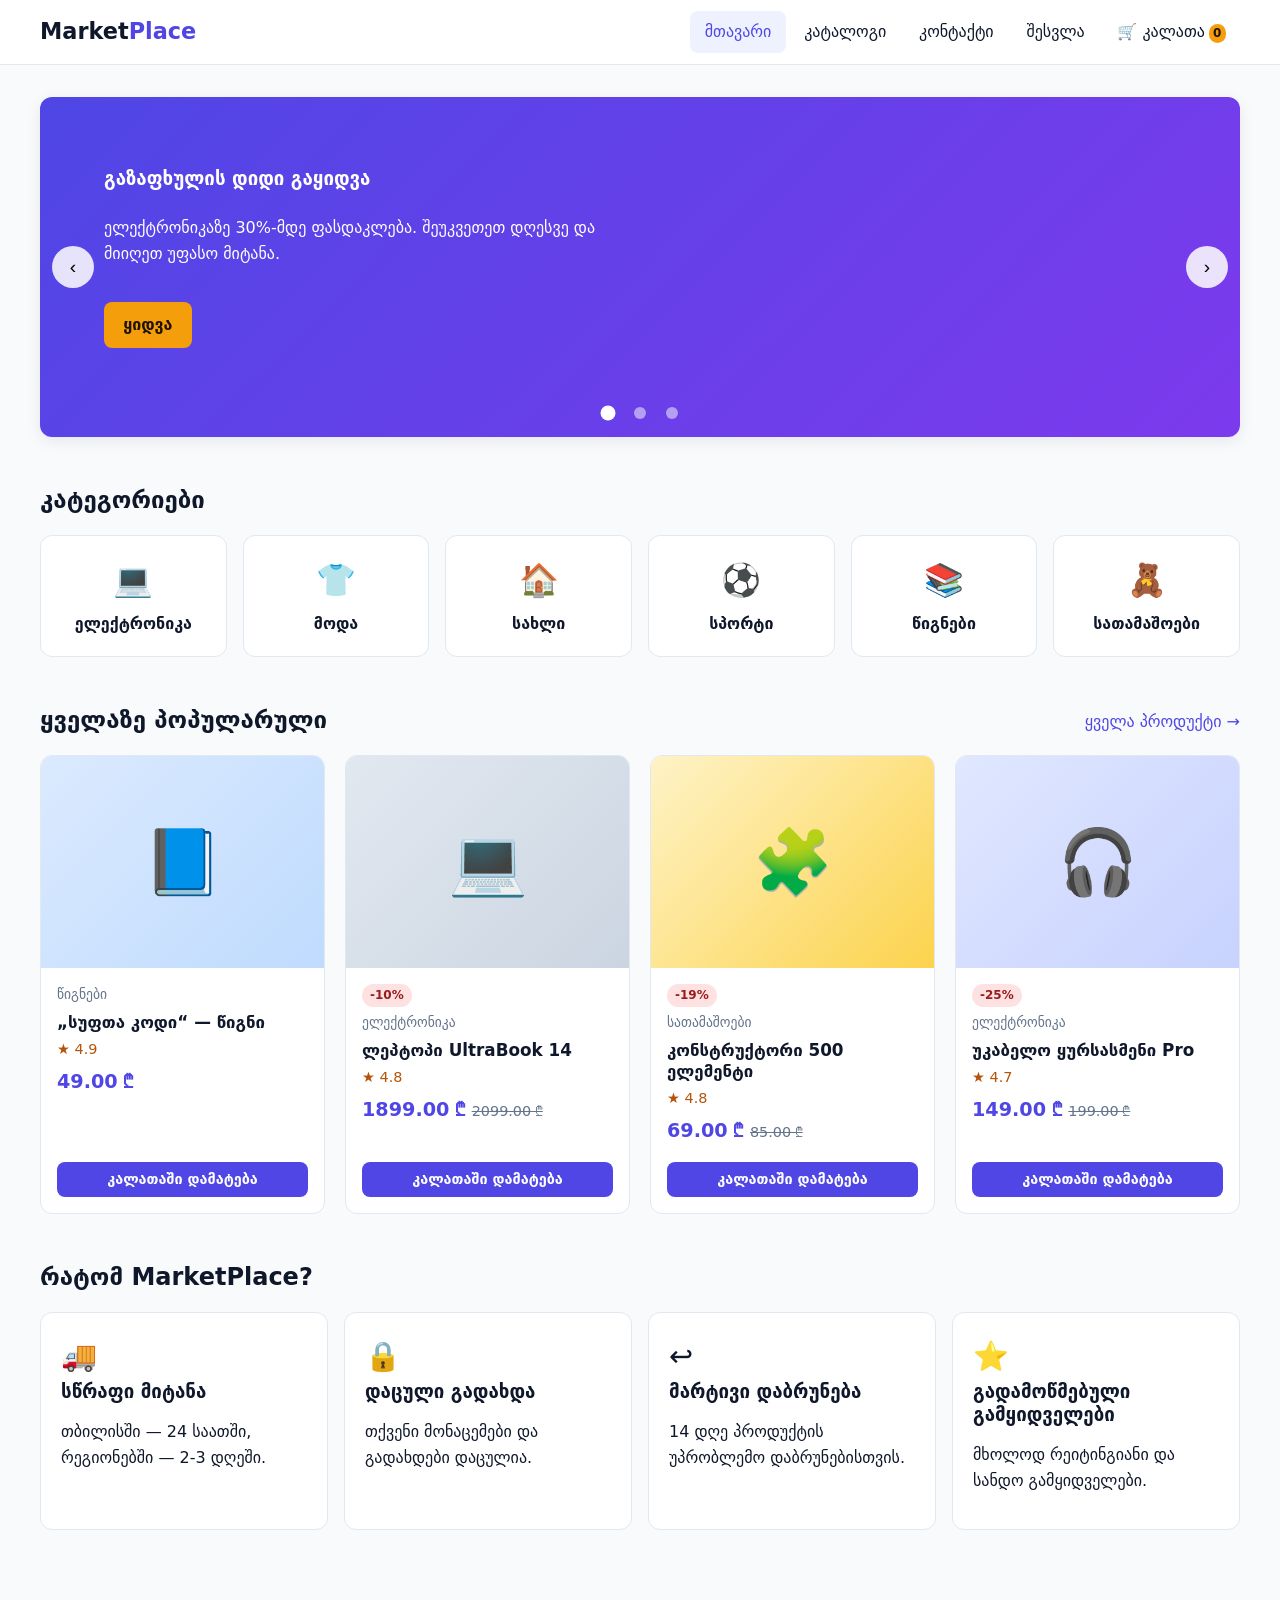
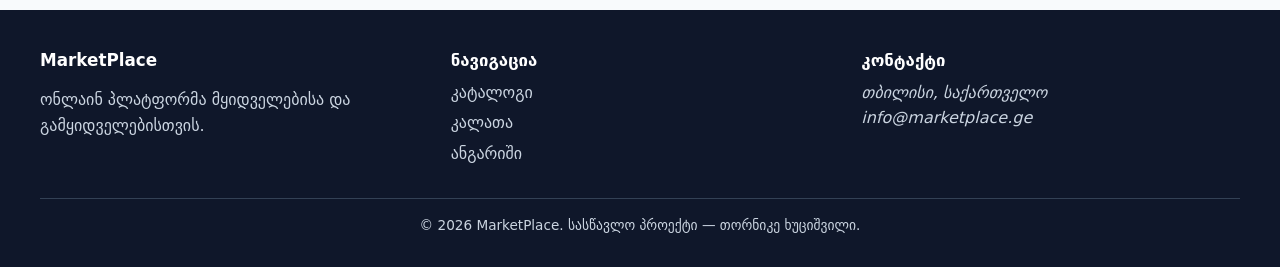
<file: index.html>
<!doctype html>
<html lang="ka">
  <head>
    <meta charset="UTF-8" />
    <meta name="viewport" content="width=device-width, initial-scale=1" />
    <title>MarketPlace — ონლაინ მარკეტპლეისი</title>
    <meta
      name="description"
      content="MarketPlace — ათასობით პროდუქტი ერთ სივრცეში: ელექტრონიკა, მოდა, სახლი, სპორტი და სხვა."
    />
    <meta
      name="keywords"
      content="ონლაინ მარკეტი, ელექტრონიკა, მოდა, სახლი, სპორტი, MarketPlace"
    />
    <meta name="author" content="Tornike Khutsishvili" />
    <link rel="icon" href="images/favicon.svg" type="image/svg+xml" />
    <link rel="stylesheet" href="css/style.css" />
  </head>
  <body>
    <a class="skip-link" href="#content">მთავარ კონტენტზე გადასვლა</a>
    <header class="site-header">
      <div class="container header-inner">
        <a class="logo" href="index.html">Market<span>Place</span></a>
        <button
          class="menu-toggle"
          type="button"
          aria-expanded="false"
          aria-controls="main-nav"
          aria-label="მენიუ"
        >
          ☰
        </button>
        <nav class="nav" id="main-nav" aria-label="მთავარი ნავიგაცია">
          <ul>
            <li><a href="index.html" aria-current="page">მთავარი</a></li>
            <li><a href="catalog.html">კატალოგი</a></li>
            <li><a href="contact.html">კონტაქტი</a></li>
            <li><a href="account.html">შესვლა</a></li>
            <li>
              <a class="cart-link" href="cart.html"
                >🛒 კალათა<span class="cart-badge" data-cart-count>0</span></a
              >
            </li>
          </ul>
        </nav>
      </div>
    </header>

    <main id="content">
      <div class="container">
        <section
          class="slider"
          data-slider
          aria-roledescription="carousel"
          aria-label="აქციები"
        >
          <div class="slider-track">
            <article class="slide slide--1">
              <h1>გაზაფხულის დიდი გაყიდვა</h1>
              <p>
                ელექტრონიკაზე 30%-მდე ფასდაკლება. შეუკვეთეთ დღესვე და მიიღეთ
                უფასო მიტანა.
              </p>
              <p>
                <a
                  class="btn btn--accent"
                  href="catalog.html?category=electronics"
                  >ყიდვა</a
                >
              </p>
            </article>
            <article class="slide slide--2">
              <h2>გახდი გამყიდველი</h2>
              <p>
                განათავსე შენი პროდუქტები და მიაღწიე ათასობით მყიდველს მთელ
                საქართველოში.
              </p>
              <p>
                <a class="btn btn--accent" href="contact.html">დაგვიკავშირდი</a>
              </p>
            </article>
            <article class="slide slide--3">
              <h2>სპორტი და ჯანმრთელობა</h2>
              <p>აღჭურვილობა ვარჯიშისთვის საუკეთესო ფასებად.</p>
              <p>
                <a class="btn btn--accent" href="catalog.html?category=sports"
                  >ნახე კოლექცია</a
                >
              </p>
            </article>
          </div>
          <button
            class="slider-btn slider-btn--prev"
            type="button"
            aria-label="წინა სლაიდი"
          >
            ‹
          </button>
          <button
            class="slider-btn slider-btn--next"
            type="button"
            aria-label="შემდეგი სლაიდი"
          >
            ›
          </button>
          <div class="slider-dots"></div>
        </section>

        <section class="section" aria-labelledby="cat-title">
          <div class="section-head"><h2 id="cat-title">კატეგორიები</h2></div>
          <div class="category-grid" id="category-list"></div>
        </section>

        <section class="section" aria-labelledby="top-title">
          <div class="section-head">
            <h2 id="top-title">ყველაზე პოპულარული</h2>
            <a href="catalog.html">ყველა პროდუქტი →</a>
          </div>
          <div class="product-grid" id="featured-list"></div>
        </section>

        <section class="section" aria-labelledby="why-title">
          <div class="section-head">
            <h2 id="why-title">რატომ MarketPlace?</h2>
          </div>
          <div class="features">
            <div class="feature">
              <span class="icon" aria-hidden="true">🚚</span>
              <h3>სწრაფი მიტანა</h3>
              <p>თბილისში — 24 საათში, რეგიონებში — 2-3 დღეში.</p>
            </div>
            <div class="feature">
              <span class="icon" aria-hidden="true">🔒</span>
              <h3>დაცული გადახდა</h3>
              <p>თქვენი მონაცემები და გადახდები დაცულია.</p>
            </div>
            <div class="feature">
              <span class="icon" aria-hidden="true">↩️</span>
              <h3>მარტივი დაბრუნება</h3>
              <p>14 დღე პროდუქტის უპრობლემო დაბრუნებისთვის.</p>
            </div>
            <div class="feature">
              <span class="icon" aria-hidden="true">⭐</span>
              <h3>გადამოწმებული გამყიდველები</h3>
              <p>მხოლოდ რეიტინგიანი და სანდო გამყიდველები.</p>
            </div>
          </div>
        </section>
      </div>
    </main>

    <footer class="site-footer">
      <div class="container">
        <div class="footer-grid">
          <div>
            <h2>MarketPlace</h2>
            <p>ონლაინ პლატფორმა მყიდველებისა და გამყიდველებისთვის.</p>
          </div>
          <div>
            <h2>ნავიგაცია</h2>
            <ul>
              <li><a href="catalog.html">კატალოგი</a></li>
              <li><a href="cart.html">კალათა</a></li>
              <li><a href="account.html">ანგარიში</a></li>
            </ul>
          </div>
          <div>
            <h2>კონტაქტი</h2>
            <address>
              თბილისი, საქართველო<br /><a href="mailto:info@marketplace.ge"
                >info@marketplace.ge</a
              >
            </address>
          </div>
        </div>
        <p class="copyright">
          © <span id="year">2025</span> MarketPlace. სასწავლო პროექტი — თორნიკე
          ხუციშვილი.
        </p>
      </div>
    </footer>

    <script src="js/data.js" defer></script>
    <script src="js/main.js" defer></script>
    <script src="js/slider.js" defer></script>
    <script src="js/home.js" defer></script>
  </body>
</html>
</file>
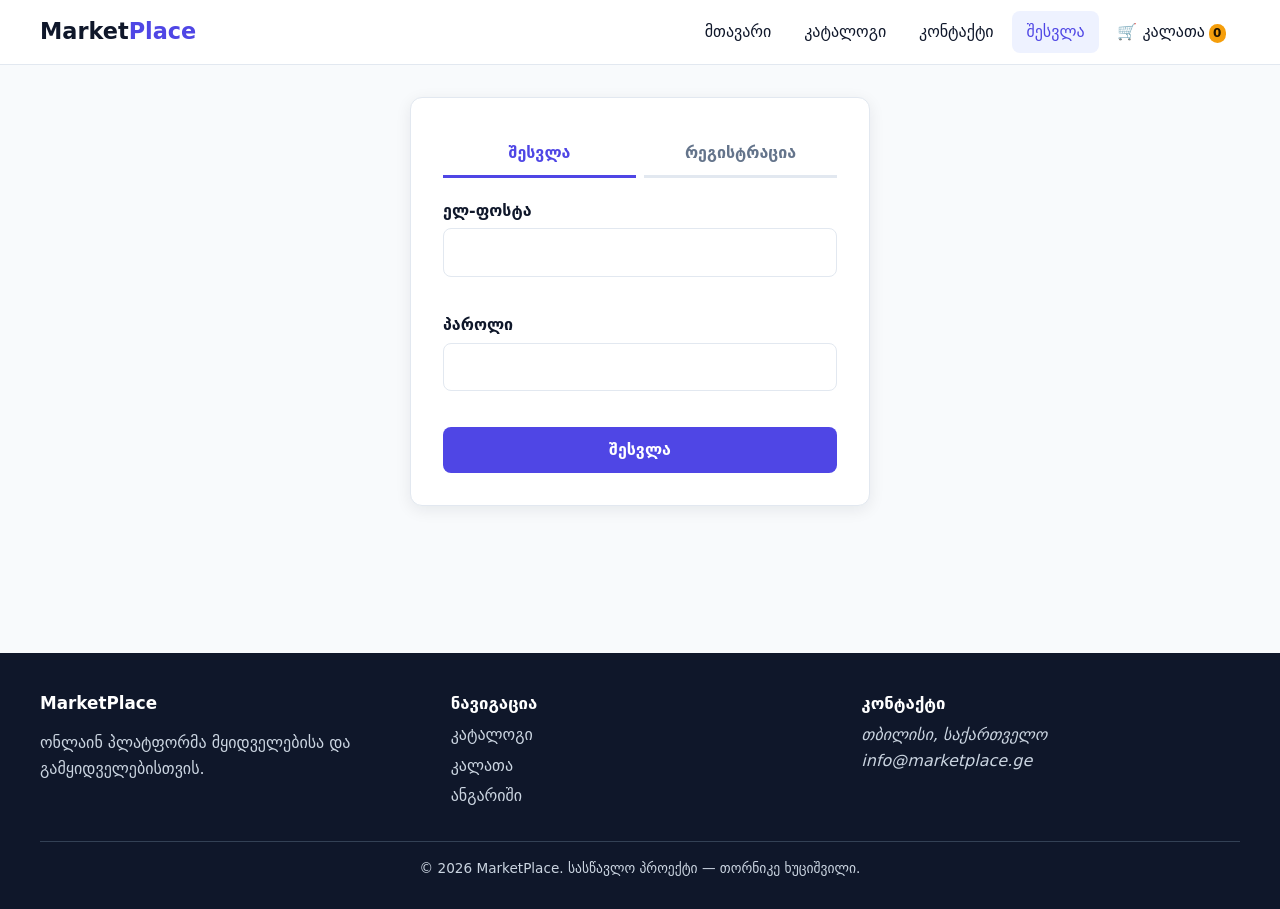
<file: account.html>
<!DOCTYPE html>
<html lang="ka">
<head>
  <meta charset="UTF-8">
  <meta name="viewport" content="width=device-width, initial-scale=1">
  <title>შესვლა / რეგისტრაცია — MarketPlace</title>
  <meta name="description" content="შედით ან დარეგისტრირდით MarketPlace-ზე.">
  <link rel="icon" href="images/favicon.svg" type="image/svg+xml">
  <link rel="stylesheet" href="css/style.css">
</head>
<body>
  <a class="skip-link" href="#content">მთავარ შინაარსზე გადასვლა</a>
  <header class="site-header">
    <div class="container header-inner">
      <a class="logo" href="index.html">Market<span>Place</span></a>
      <button class="menu-toggle" type="button" aria-expanded="false" aria-controls="main-nav" aria-label="მენიუ">☰</button>
      <nav class="nav" id="main-nav" aria-label="მთავარი ნავიგაცია">
        <ul>
          <li><a href="index.html">მთავარი</a></li>
          <li><a href="catalog.html">კატალოგი</a></li>
          <li><a href="contact.html">კონტაქტი</a></li>
          <li><a href="account.html" aria-current="page">შესვლა</a></li>
          <li><a class="cart-link" href="cart.html">🛒 კალათა<span class="cart-badge" data-cart-count>0</span></a></li>
        </ul>
      </nav>
    </div>
  </header>

  <main id="content">
    <div class="container form-narrow">
      <div class="form-card">
        <h1 class="visually-hidden">ანგარიში</h1>
        <div class="tabs" role="tablist" aria-label="ავტორიზაცია">
          <button type="button" role="tab" id="tab-login" aria-selected="true" aria-controls="panel-login">შესვლა</button>
          <button type="button" role="tab" id="tab-register" aria-selected="false" aria-controls="panel-register">რეგისტრაცია</button>
        </div>

        <section id="panel-login" role="tabpanel" aria-labelledby="tab-login">
          <form data-validate data-success="წარმატებით შეხვედით სისტემაში (დემო)." novalidate>
            <p class="form-status" role="status" hidden></p>
            <div class="field"><label for="l-email">ელ-ფოსტა</label><input id="l-email" name="email" type="email" autocomplete="email"><span class="error-msg"></span></div>
            <div class="field"><label for="l-pass">პაროლი</label><input id="l-pass" name="password" type="password" autocomplete="current-password"><span class="error-msg"></span></div>
            <button class="btn btn--block" type="submit">შესვლა</button>
          </form>
        </section>

        <section id="panel-register" role="tabpanel" aria-labelledby="tab-register" hidden>
          <form data-validate data-success="რეგისტრაცია წარმატებით დასრულდა (დემო)." novalidate>
            <p class="form-status" role="status" hidden></p>
            <div class="field"><label for="r-name">სახელი</label><input id="r-name" name="name" type="text" autocomplete="name"><span class="error-msg"></span></div>
            <div class="field"><label for="r-email">ელ-ფოსტა</label><input id="r-email" name="email" type="email" autocomplete="email"><span class="error-msg"></span></div>
            <div class="field"><label for="r-pass">პაროლი</label><input id="r-pass" name="password" type="password" autocomplete="new-password"><span class="error-msg"></span></div>
            <div class="field"><label for="r-confirm">გაიმეორეთ პაროლი</label><input id="r-confirm" name="confirm" type="password" autocomplete="new-password"><span class="error-msg"></span></div>
            <button class="btn btn--block" type="submit">რეგისტრაცია</button>
          </form>
        </section>
      </div>
    </div>
  </main>

  <footer class="site-footer">
    <div class="container">
      <div class="footer-grid">
        <div><h2>MarketPlace</h2><p>ონლაინ პლატფორმა მყიდველებისა და გამყიდველებისთვის.</p></div>
        <div><h2>ნავიგაცია</h2><ul><li><a href="catalog.html">კატალოგი</a></li><li><a href="cart.html">კალათა</a></li><li><a href="account.html">ანგარიში</a></li></ul></div>
        <div><h2>კონტაქტი</h2><address>თბილისი, საქართველო<br><a href="mailto:info@marketplace.ge">info@marketplace.ge</a></address></div>
      </div>
      <p class="copyright">© <span id="year">2025</span> MarketPlace. სასწავლო პროექტი — თორნიკე ხუციშვილი.</p>
    </div>
  </footer>

  <script src="js/data.js" defer></script>
  <script src="js/main.js" defer></script>
  <script src="js/forms.js" defer></script>
</body>
</html>
</file>
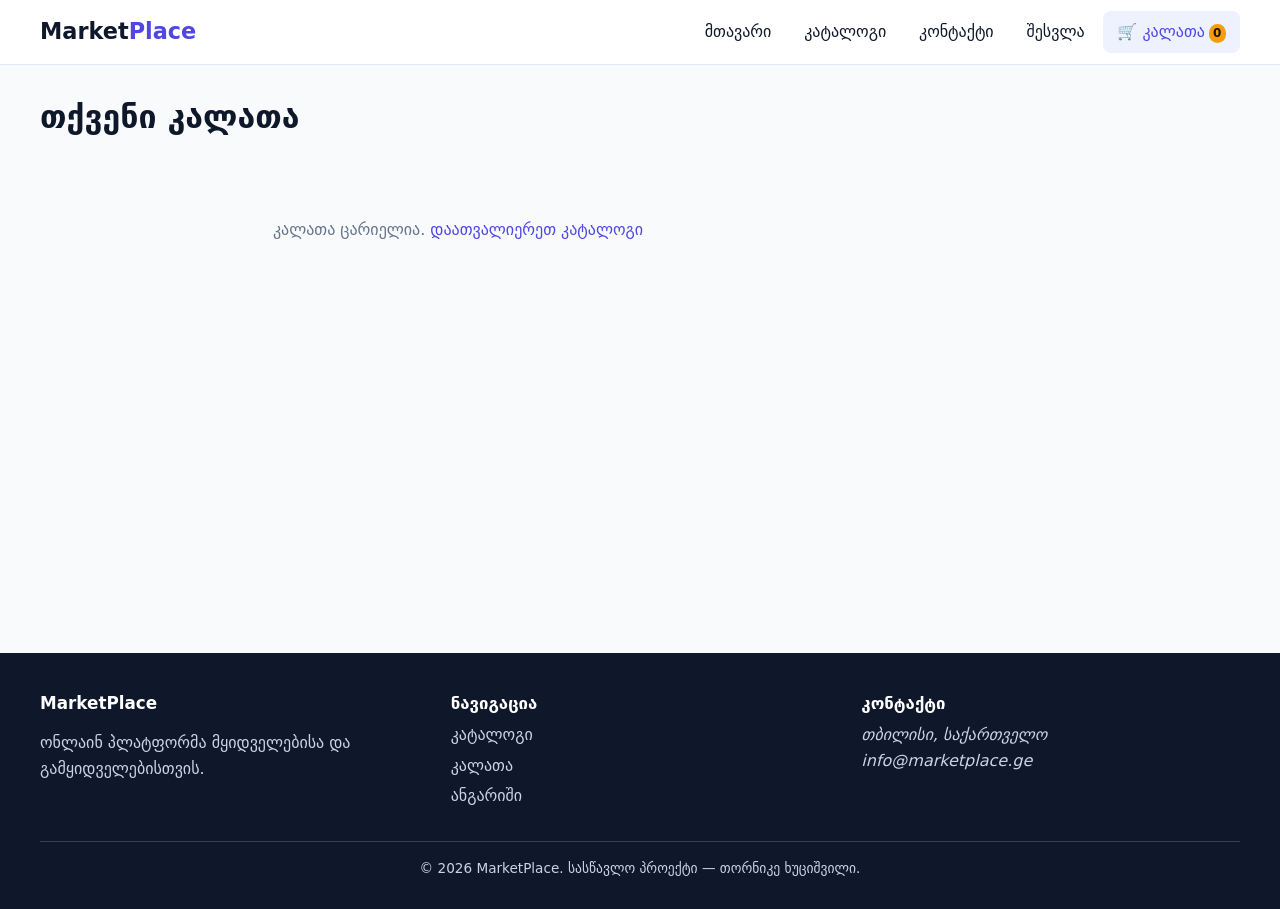
<file: cart.html>
<!DOCTYPE html>
<html lang="ka">
<head>
  <meta charset="UTF-8">
  <meta name="viewport" content="width=device-width, initial-scale=1">
  <title>კალათა — MarketPlace</title>
  <meta name="description" content="თქვენი შეკვეთა MarketPlace-ზე.">
  <link rel="icon" href="images/favicon.svg" type="image/svg+xml">
  <link rel="stylesheet" href="css/style.css">
</head>
<body>
  <a class="skip-link" href="#content">მთავარ შინაარსზე გადასვლა</a>
  <header class="site-header">
    <div class="container header-inner">
      <a class="logo" href="index.html">Market<span>Place</span></a>
      <button class="menu-toggle" type="button" aria-expanded="false" aria-controls="main-nav" aria-label="მენიუ">☰</button>
      <nav class="nav" id="main-nav" aria-label="მთავარი ნავიგაცია">
        <ul>
          <li><a href="index.html">მთავარი</a></li>
          <li><a href="catalog.html">კატალოგი</a></li>
          <li><a href="contact.html">კონტაქტი</a></li>
          <li><a href="account.html">შესვლა</a></li>
          <li><a class="cart-link" href="cart.html" aria-current="page">🛒 კალათა<span class="cart-badge" data-cart-count>0</span></a></li>
        </ul>
      </nav>
    </div>
  </header>

  <main id="content">
    <div class="container">
      <h1>თქვენი კალათა</h1>
      <div class="cart-layout">
        <section id="cart-items" aria-label="კალათის პროდუქტები"></section>
        <aside class="summary" id="summary" aria-label="შეკვეთის შეჯამება">
          <h2>შეჯამება</h2>
          <dl>
            <div class="row"><dt>ჯამი</dt><dd id="sum-subtotal">0 ₾</dd></div>
            <div class="row"><dt>ფასდაკლება</dt><dd id="sum-discount">0 ₾</dd></div>
            <div class="row"><dt>მიტანა</dt><dd id="sum-shipping">0 ₾</dd></div>
            <div class="row total"><dt>სულ</dt><dd id="sum-total">0 ₾</dd></div>
          </dl>
          <form id="promo-form" class="field">
            <label for="promo">პრომო კოდი (სცადეთ MARKET10)</label>
            <input id="promo" type="text" autocomplete="off">
            <button class="btn btn--outline btn--sm" type="submit">გამოყენება</button>
            <span class="error-msg" id="promo-msg" role="status"></span>
          </form>
          <button class="btn btn--accent btn--block" id="checkout-btn" type="button">შეკვეთის გაფორმება</button>
          <p class="card-cat">უფასო მიტანა 100 ₾-დან.</p>
        </aside>
      </div>
    </div>
  </main>

  <footer class="site-footer">
    <div class="container">
      <div class="footer-grid">
        <div><h2>MarketPlace</h2><p>ონლაინ პლატფორმა მყიდველებისა და გამყიდველებისთვის.</p></div>
        <div><h2>ნავიგაცია</h2><ul><li><a href="catalog.html">კატალოგი</a></li><li><a href="cart.html">კალათა</a></li><li><a href="account.html">ანგარიში</a></li></ul></div>
        <div><h2>კონტაქტი</h2><address>თბილისი, საქართველო<br><a href="mailto:info@marketplace.ge">info@marketplace.ge</a></address></div>
      </div>
      <p class="copyright">© <span id="year">2025</span> MarketPlace. სასწავლო პროექტი — თორნიკე ხუციშვილი.</p>
    </div>
  </footer>

  <script src="js/data.js" defer></script>
  <script src="js/main.js" defer></script>
  <script src="js/cart.js" defer></script>
</body>
</html>
</file>
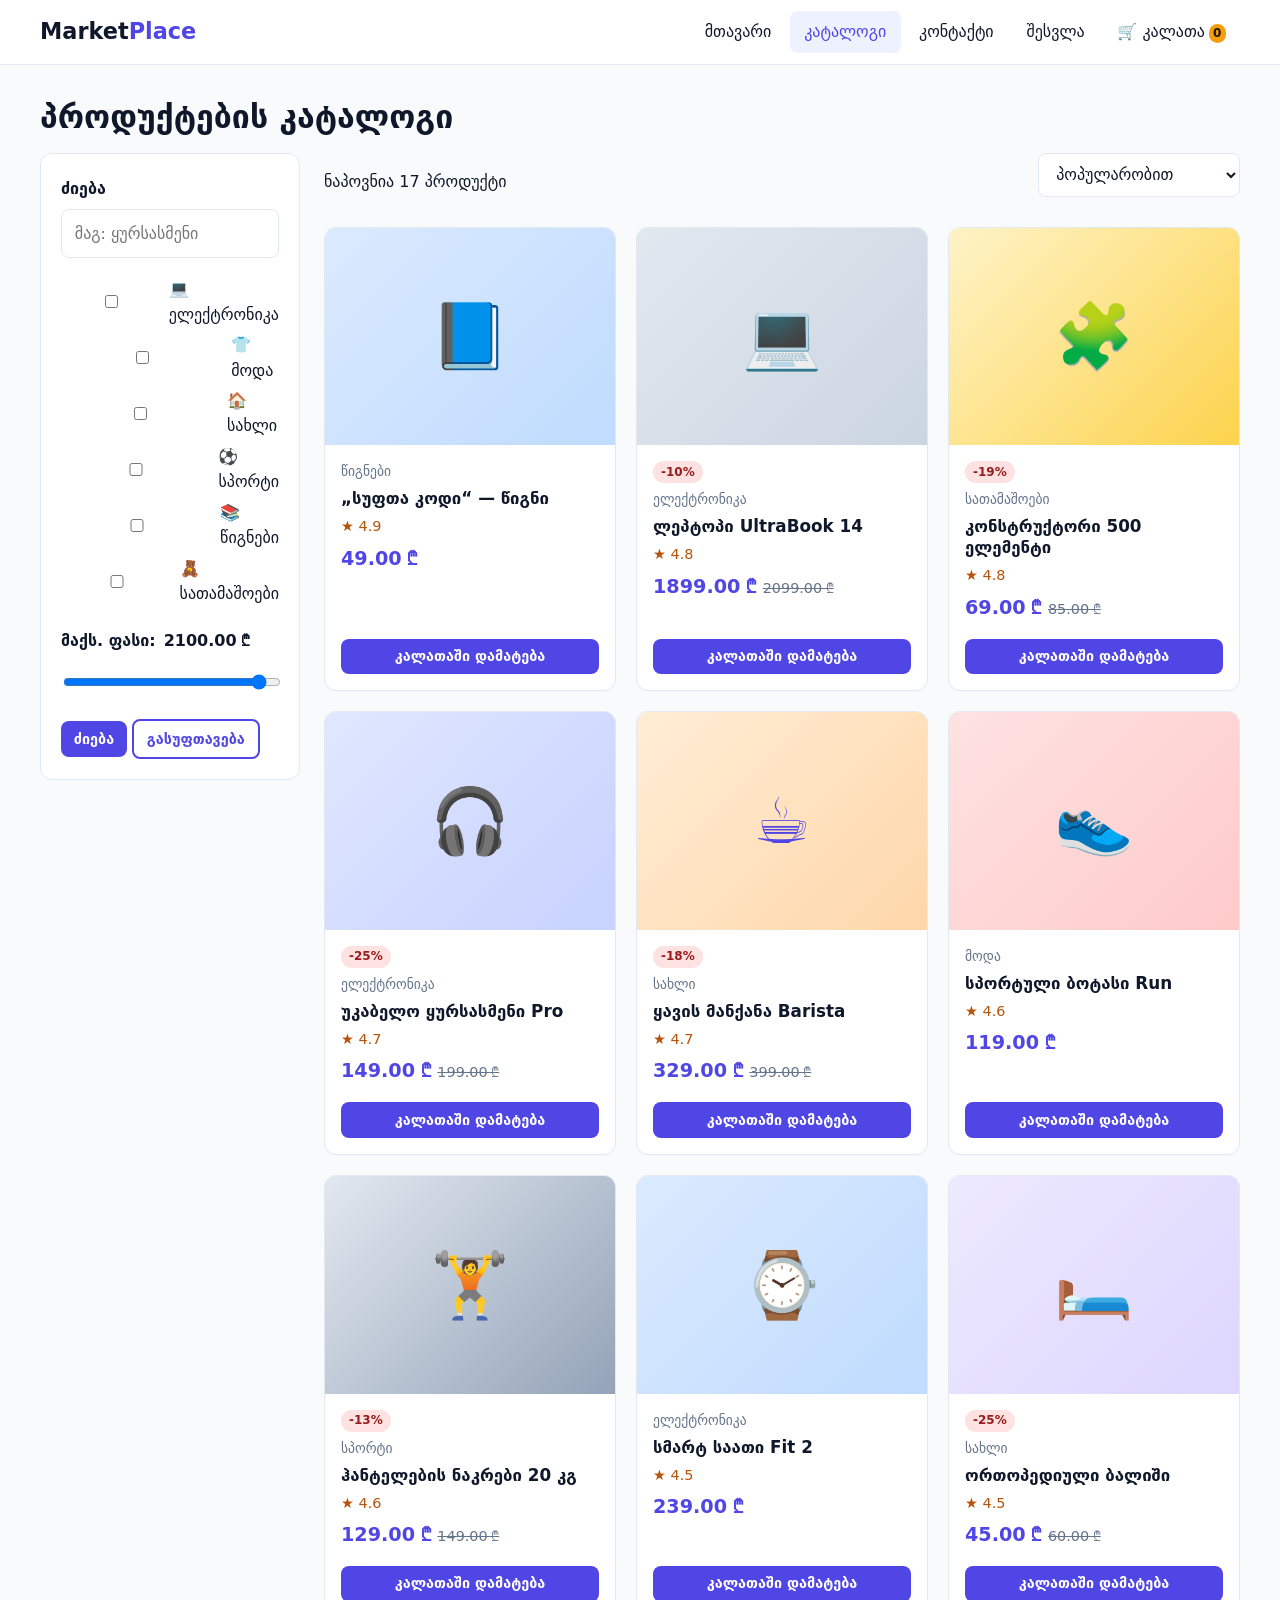
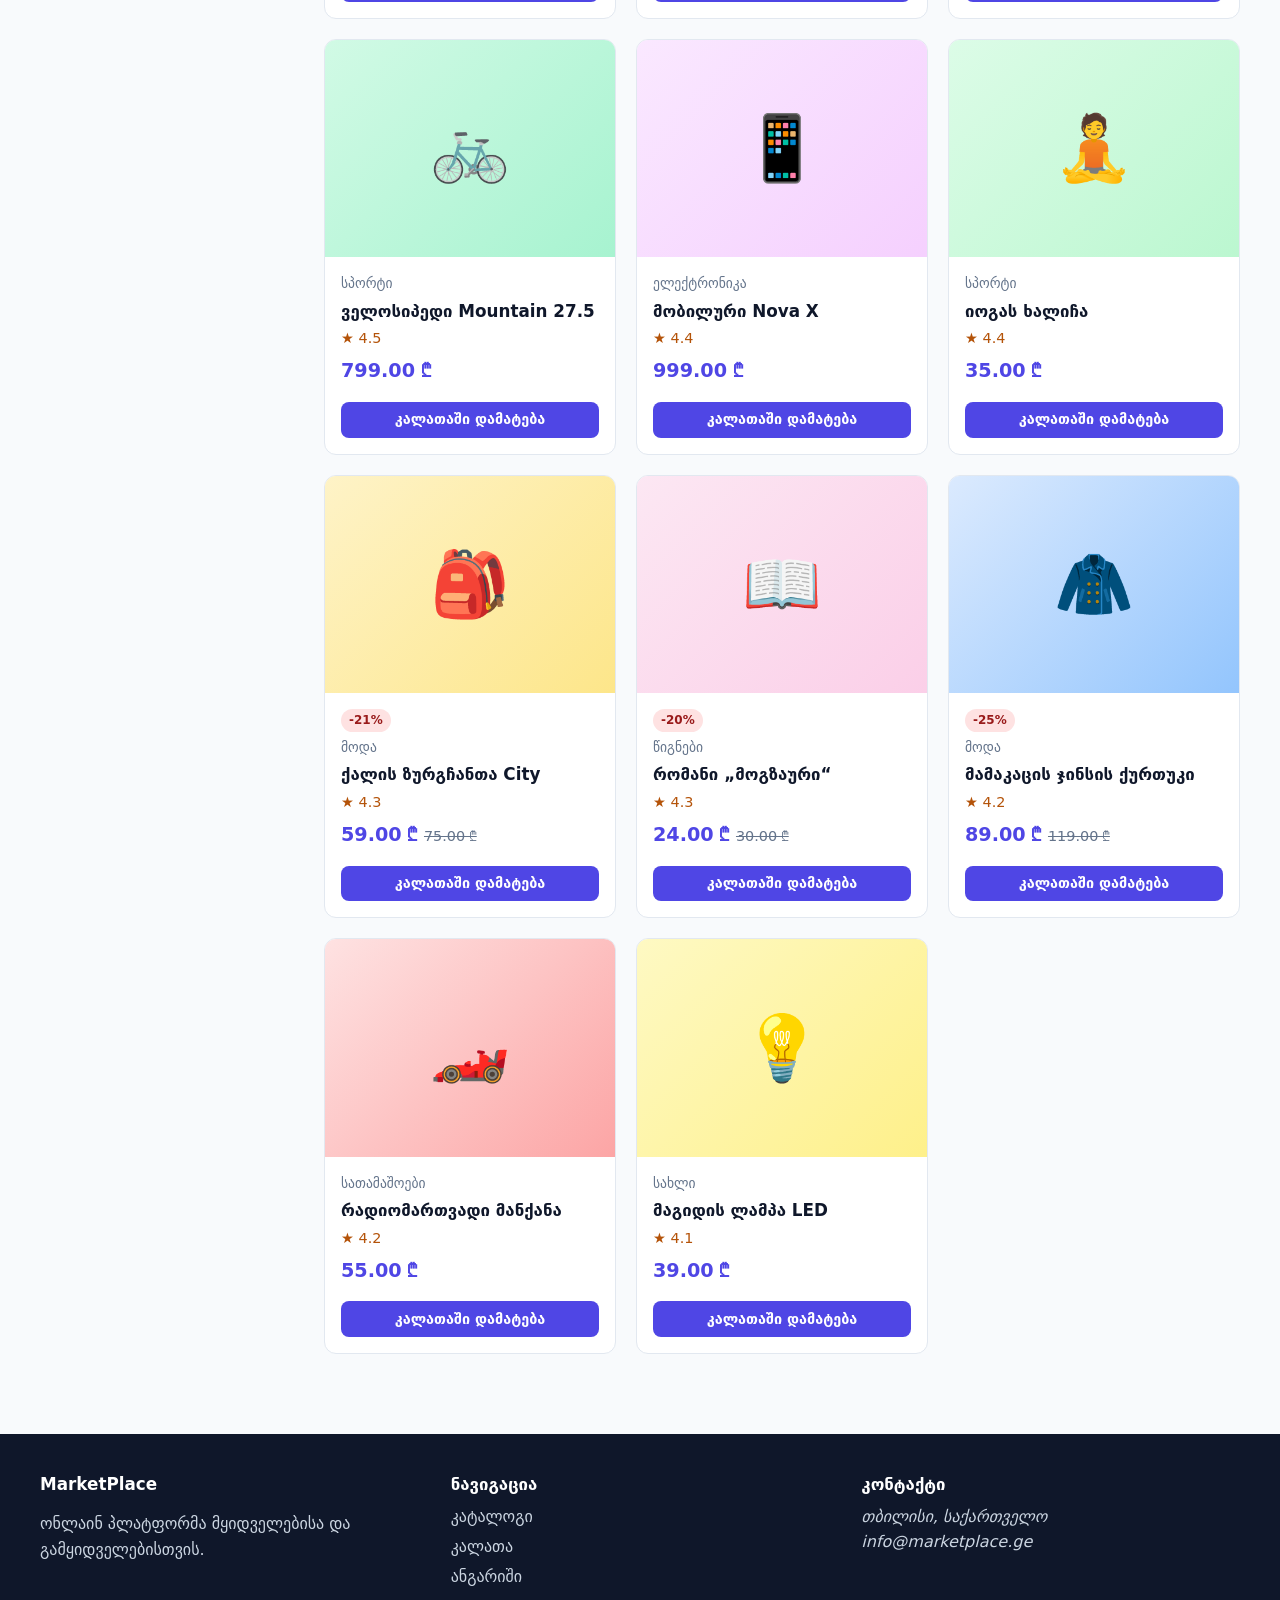
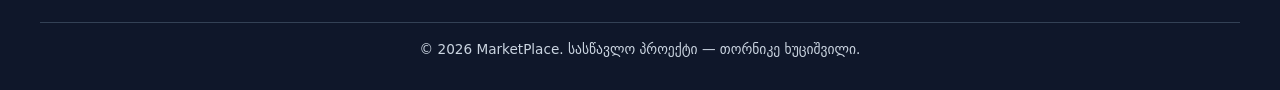
<file: catalog.html>
<!DOCTYPE html>
<html lang="ka">
<head>
  <meta charset="UTF-8">
  <meta name="viewport" content="width=device-width, initial-scale=1">
  <title>კატალოგი — MarketPlace</title>
  <meta name="description" content="MarketPlace-ის პროდუქტების კატალოგი ძიებით, ფილტრებითა და დალაგებით.">
  <link rel="icon" href="images/favicon.svg" type="image/svg+xml">
  <link rel="stylesheet" href="css/style.css">
</head>
<body>
  <a class="skip-link" href="#content">მთავარ შინაარსზე გადასვლა</a>
  <header class="site-header">
    <div class="container header-inner">
      <a class="logo" href="index.html">Market<span>Place</span></a>
      <button class="menu-toggle" type="button" aria-expanded="false" aria-controls="main-nav" aria-label="მენიუ">☰</button>
      <nav class="nav" id="main-nav" aria-label="მთავარი ნავიგაცია">
        <ul>
          <li><a href="index.html">მთავარი</a></li>
          <li><a href="catalog.html" aria-current="page">კატალოგი</a></li>
          <li><a href="contact.html">კონტაქტი</a></li>
          <li><a href="account.html">შესვლა</a></li>
          <li><a class="cart-link" href="cart.html">🛒 კალათა<span class="cart-badge" data-cart-count>0</span></a></li>
        </ul>
      </nav>
    </div>
  </header>

  <main id="content">
    <div class="container">
      <h1>პროდუქტების კატალოგი</h1>
      <div class="catalog-layout">
        <form class="filters" id="filter-form" aria-label="ფილტრები">
          <div class="field">
            <label for="search">ძიება</label>
            <input id="search" type="search" placeholder="მაგ: ყურსასმენი" autocomplete="off">
          </div>
          <fieldset id="category-filters"><legend>კატეგორია</legend></fieldset>
          <div class="field">
            <label for="max-price">მაქს. ფასი: <span id="max-price-out">2100.00 ₾</span></label>
            <input id="max-price" type="range" min="10" max="2100" step="10" value="2100">
          </div>
          <button class="btn btn--sm" type="submit">ძიება</button>
          <button class="btn btn--outline btn--sm" type="reset">გასუფთავება</button>
        </form>

        <section aria-labelledby="list-title">
          <h2 id="list-title" class="visually-hidden">პროდუქტები</h2>
          <div class="catalog-toolbar">
            <button class="btn btn--outline btn--sm filters-toggle" type="button" aria-expanded="false">⚙ ფილტრები</button>
            <p id="result-count" role="status" aria-live="polite"></p>
            <div>
              <label for="sort" class="visually-hidden">დალაგება</label>
              <select id="sort">
                <option value="popular">პოპულარობით</option>
                <option value="price-asc">ფასი: ზრდადობით</option>
                <option value="price-desc">ფასი: კლებადობით</option>
                <option value="name">სახელით</option>
              </select>
            </div>
          </div>
          <div class="product-grid" id="product-list"></div>
        </section>
      </div>
    </div>
  </main>

  <footer class="site-footer">
    <div class="container">
      <div class="footer-grid">
        <div><h2>MarketPlace</h2><p>ონლაინ პლატფორმა მყიდველებისა და გამყიდველებისთვის.</p></div>
        <div><h2>ნავიგაცია</h2><ul><li><a href="catalog.html">კატალოგი</a></li><li><a href="cart.html">კალათა</a></li><li><a href="account.html">ანგარიში</a></li></ul></div>
        <div><h2>კონტაქტი</h2><address>თბილისი, საქართველო<br><a href="mailto:info@marketplace.ge">info@marketplace.ge</a></address></div>
      </div>
      <p class="copyright">© <span id="year">2025</span> MarketPlace. სასწავლო პროექტი — თორნიკე ხუციშვილი.</p>
    </div>
  </footer>

  <script src="js/data.js" defer></script>
  <script src="js/main.js" defer></script>
  <script src="js/catalog.js" defer></script>
</body>
</html>
</file>
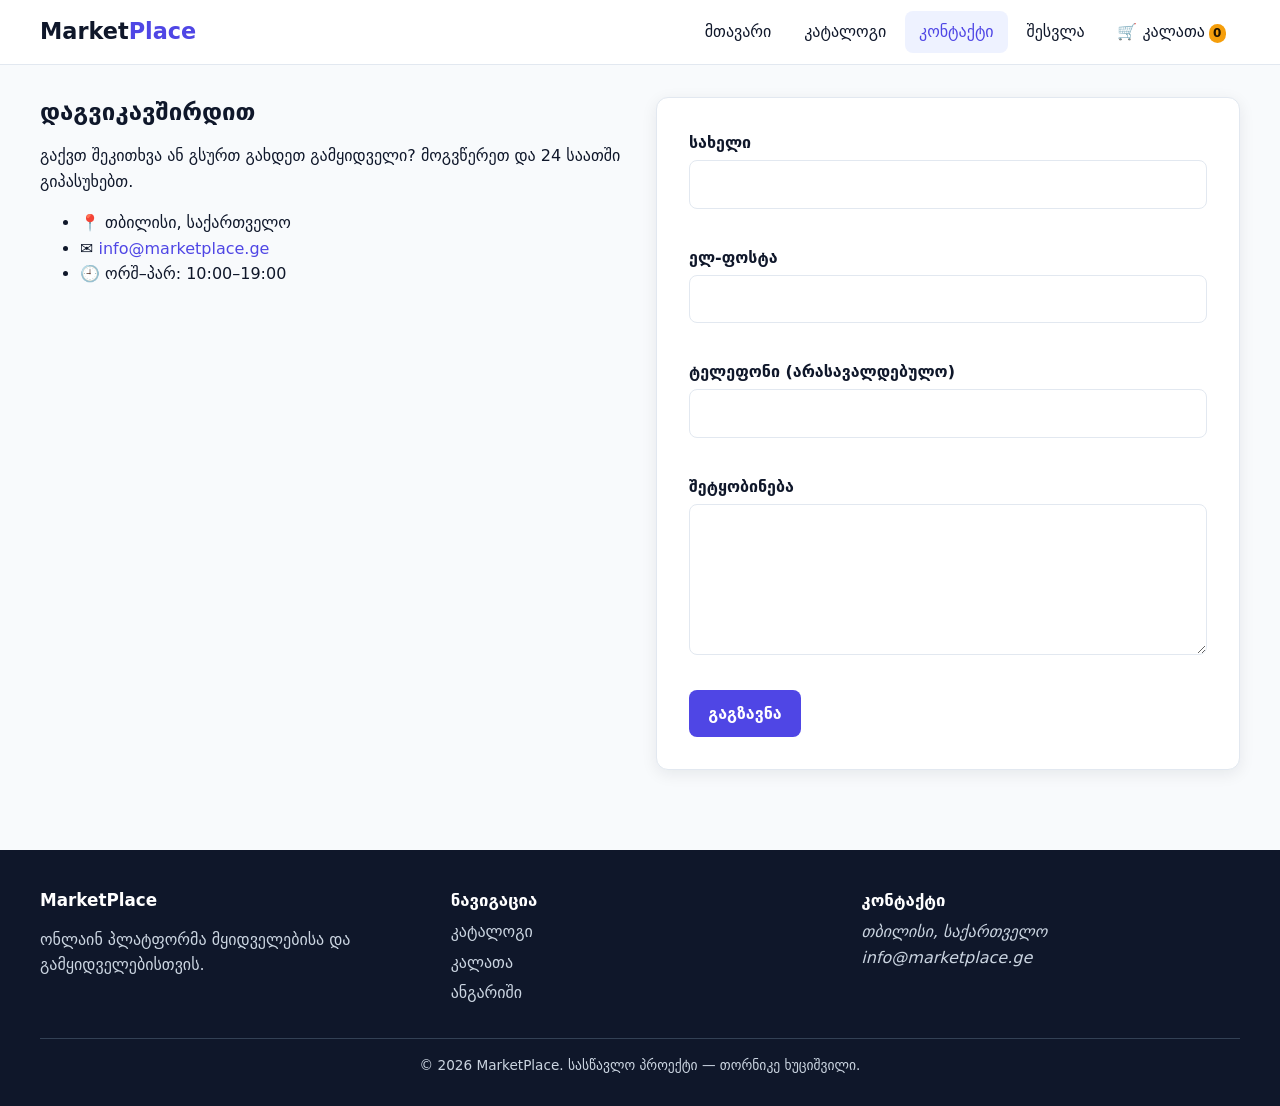
<file: contact.html>
<!DOCTYPE html>
<html lang="ka">
<head>
  <meta charset="UTF-8">
  <meta name="viewport" content="width=device-width, initial-scale=1">
  <title>კონტაქტი — MarketPlace</title>
  <meta name="description" content="დაგვიკავშირდით MarketPlace-ზე კითხვებისა და თანამშრომლობისთვის.">
  <link rel="icon" href="images/favicon.svg" type="image/svg+xml">
  <link rel="stylesheet" href="css/style.css">
</head>
<body>
  <a class="skip-link" href="#content">მთავარ შინაარსზე გადასვლა</a>
  <header class="site-header">
    <div class="container header-inner">
      <a class="logo" href="index.html">Market<span>Place</span></a>
      <button class="menu-toggle" type="button" aria-expanded="false" aria-controls="main-nav" aria-label="მენიუ">☰</button>
      <nav class="nav" id="main-nav" aria-label="მთავარი ნავიგაცია">
        <ul>
          <li><a href="index.html">მთავარი</a></li>
          <li><a href="catalog.html">კატალოგი</a></li>
          <li><a href="contact.html" aria-current="page">კონტაქტი</a></li>
          <li><a href="account.html">შესვლა</a></li>
          <li><a class="cart-link" href="cart.html">🛒 კალათა<span class="cart-badge" data-cart-count>0</span></a></li>
        </ul>
      </nav>
    </div>
  </header>

  <main id="content">
    <div class="container two-col">
      <section aria-labelledby="c-title">
        <h1 id="c-title">დაგვიკავშირდით</h1>
        <p>გაქვთ შეკითხვა ან გსურთ გახდეთ გამყიდველი? მოგვწერეთ და 24 საათში გიპასუხებთ.</p>
        <ul>
          <li>📍 თბილისი, საქართველო</li>
          <li>✉️ <a href="mailto:info@marketplace.ge">info@marketplace.ge</a></li>
          <li>🕘 ორშ–პარ: 10:00–19:00</li>
        </ul>
      </section>
      <div class="form-card">
        <form data-validate data-success="მადლობა! თქვენი შეტყობინება გაიგზავნა." novalidate>
          <p class="form-status" role="status" hidden></p>
          <div class="field"><label for="c-name">სახელი</label><input id="c-name" name="name" type="text" autocomplete="name"><span class="error-msg"></span></div>
          <div class="field"><label for="c-email">ელ-ფოსტა</label><input id="c-email" name="email" type="email" autocomplete="email"><span class="error-msg"></span></div>
          <div class="field"><label for="c-phone">ტელეფონი (არასავალდებულო)</label><input id="c-phone" name="phone" type="tel" autocomplete="tel"><span class="error-msg"></span></div>
          <div class="field"><label for="c-msg">შეტყობინება</label><textarea id="c-msg" name="message" rows="5"></textarea><span class="error-msg"></span></div>
          <button class="btn" type="submit">გაგზავნა</button>
        </form>
      </div>
    </div>
  </main>

  <footer class="site-footer">
    <div class="container">
      <div class="footer-grid">
        <div><h2>MarketPlace</h2><p>ონლაინ პლატფორმა მყიდველებისა და გამყიდველებისთვის.</p></div>
        <div><h2>ნავიგაცია</h2><ul><li><a href="catalog.html">კატალოგი</a></li><li><a href="cart.html">კალათა</a></li><li><a href="account.html">ანგარიში</a></li></ul></div>
        <div><h2>კონტაქტი</h2><address>თბილისი, საქართველო<br><a href="mailto:info@marketplace.ge">info@marketplace.ge</a></address></div>
      </div>
      <p class="copyright">© <span id="year">2025</span> MarketPlace. სასწავლო პროექტი — თორნიკე ხუციშვილი.</p>
    </div>
  </footer>

  <script src="js/data.js" defer></script>
  <script src="js/main.js" defer></script>
  <script src="js/forms.js" defer></script>
</body>
</html>
</file>
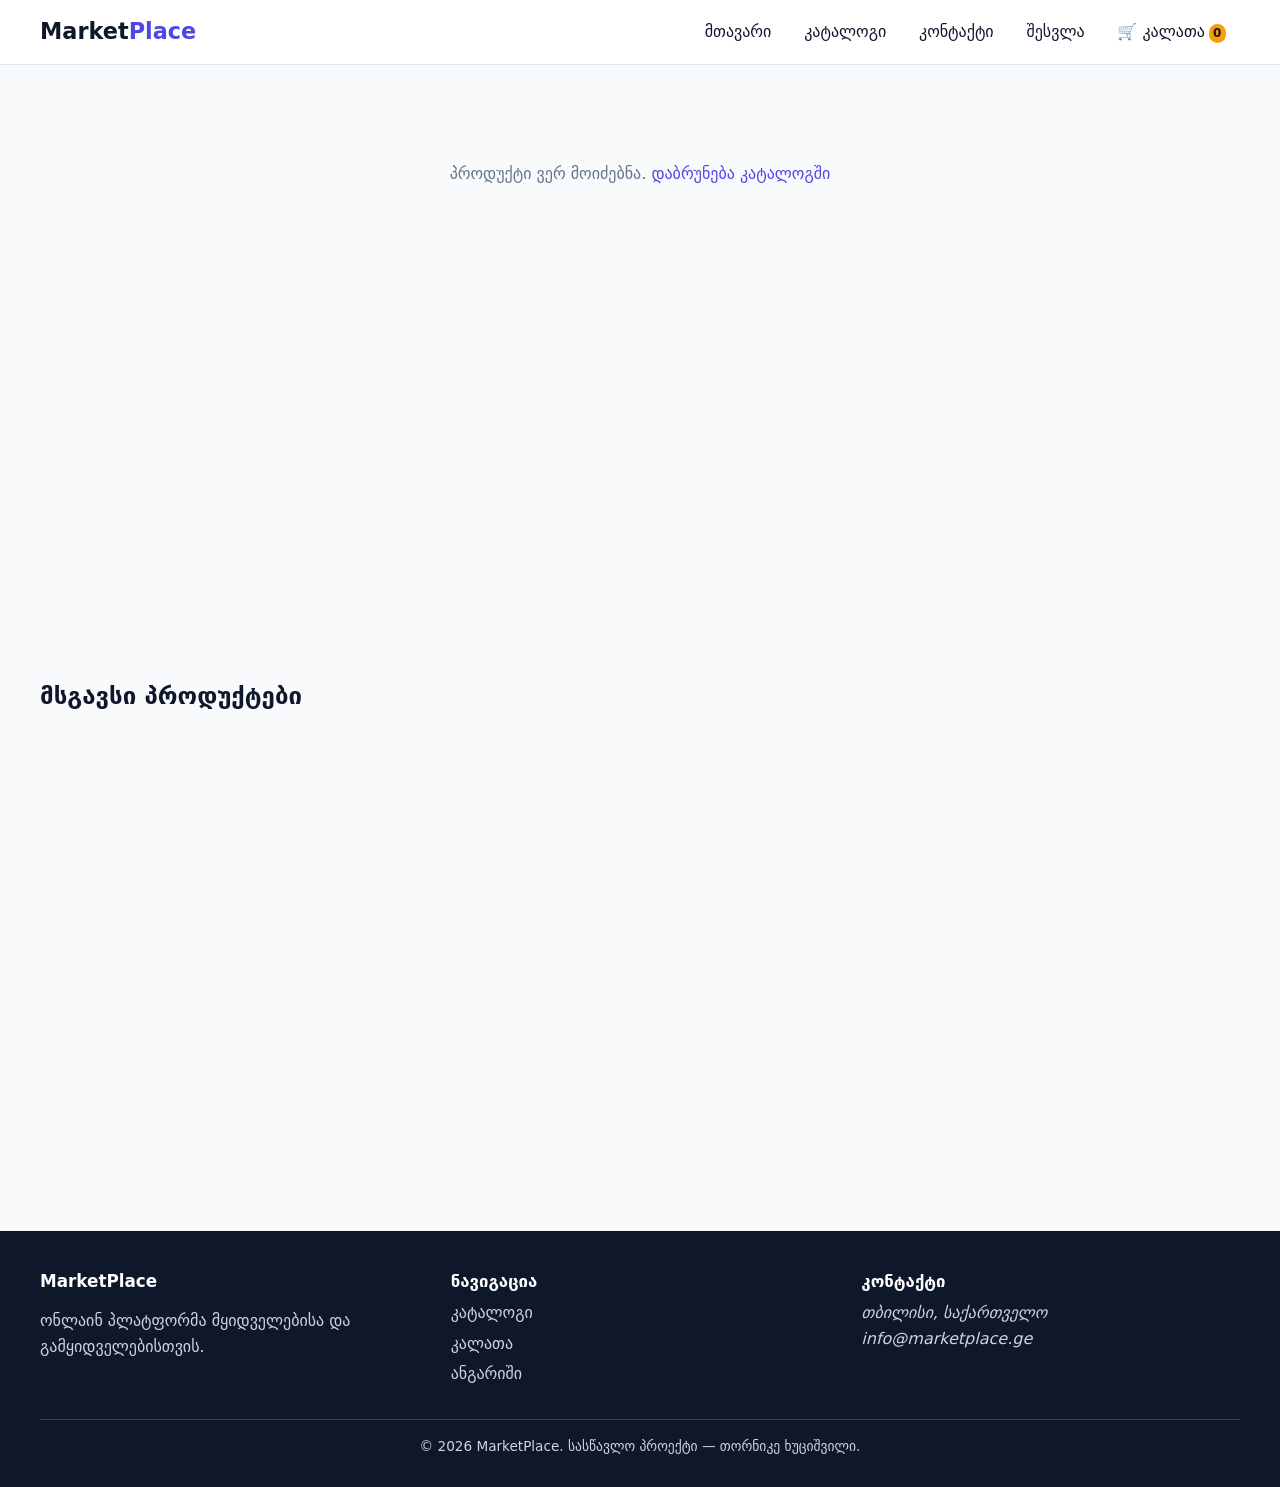
<file: product.html>
<!DOCTYPE html>
<html lang="ka">
<head>
  <meta charset="UTF-8">
  <meta name="viewport" content="width=device-width, initial-scale=1">
  <title>პროდუქტი — MarketPlace</title>
  <meta name="description" content="პროდუქტის დეტალური გვერდი MarketPlace-ზე.">
  <link rel="icon" href="images/favicon.svg" type="image/svg+xml">
  <link rel="stylesheet" href="css/style.css">
</head>
<body>
  <a class="skip-link" href="#content">მთავარ შინაარსზე გადასვლა</a>
  <header class="site-header">
    <div class="container header-inner">
      <a class="logo" href="index.html">Market<span>Place</span></a>
      <button class="menu-toggle" type="button" aria-expanded="false" aria-controls="main-nav" aria-label="მენიუ">☰</button>
      <nav class="nav" id="main-nav" aria-label="მთავარი ნავიგაცია">
        <ul>
          <li><a href="index.html">მთავარი</a></li>
          <li><a href="catalog.html">კატალოგი</a></li>
          <li><a href="contact.html">კონტაქტი</a></li>
          <li><a href="account.html">შესვლა</a></li>
          <li><a class="cart-link" href="cart.html">🛒 კალათა<span class="cart-badge" data-cart-count>0</span></a></li>
        </ul>
      </nav>
    </div>
  </header>

  <main id="content">
    <div class="container">
      <div id="product-root"></div>
      <section class="section" id="related-section" aria-labelledby="rel-title">
        <div class="section-head"><h2 id="rel-title">მსგავსი პროდუქტები</h2></div>
        <div class="product-grid" id="related-list"></div>
      </section>
    </div>
  </main>

  <footer class="site-footer">
    <div class="container">
      <div class="footer-grid">
        <div><h2>MarketPlace</h2><p>ონლაინ პლატფორმა მყიდველებისა და გამყიდველებისთვის.</p></div>
        <div><h2>ნავიგაცია</h2><ul><li><a href="catalog.html">კატალოგი</a></li><li><a href="cart.html">კალათა</a></li><li><a href="account.html">ანგარიში</a></li></ul></div>
        <div><h2>კონტაქტი</h2><address>თბილისი, საქართველო<br><a href="mailto:info@marketplace.ge">info@marketplace.ge</a></address></div>
      </div>
      <p class="copyright">© <span id="year">2025</span> MarketPlace. სასწავლო პროექტი — თორნიკე ხუციშვილი.</p>
    </div>
  </footer>

  <script src="js/data.js" defer></script>
  <script src="js/main.js" defer></script>
  <script src="js/product.js" defer></script>
</body>
</html>
</file>
<file: css/style.css>
/* ===== Design tokens ===== */
:root {
  --primary: #4f46e5;
  --primary-dark: #3730a3;
  --accent: #f59e0b;
  --bg: #f8fafc;
  --surface: #ffffff;
  --text: #0f172a;
  --muted: #64748b;
  --border: #e2e8f0;
  --danger: #dc2626;
  --success: #16a34a;
  --radius: 12px;
  --shadow: 0 4px 16px rgb(15 23 42 / 8%);
  --container: 1200px;
}

/* ===== Reset / base ===== */
*, *::before, *::after { box-sizing: border-box; }
html { scroll-behavior: smooth; }
body {
  margin: 0;
  font-family: system-ui, -apple-system, "Segoe UI", Roboto, sans-serif;
  background: var(--bg);
  color: var(--text);
  line-height: 1.6;
}
img { max-width: 100%; display: block; }
a { color: var(--primary); text-decoration: none; }
a:hover { text-decoration: underline; }
h1, h2, h3 { line-height: 1.25; margin: 0 0 .5em; }
:focus-visible { outline: 3px solid var(--accent); outline-offset: 2px; }
.container { width: min(100% - 2rem, var(--container)); margin-inline: auto; }
.visually-hidden {
  position: absolute; width: 1px; height: 1px; overflow: hidden;
  clip: rect(0 0 0 0); white-space: nowrap;
}
.skip-link {
  position: absolute; left: -999px; top: 0; background: var(--primary);
  color: #fff; padding: .5rem 1rem; z-index: 100;
}
.skip-link:focus { left: 0; }
main { min-height: 60vh; padding-block: 2rem; }

/* ===== Buttons ===== */
.btn {
  display: inline-flex; align-items: center; justify-content: center; gap: .4rem;
  padding: .65rem 1.2rem; border: 0; border-radius: 8px; cursor: pointer;
  background: var(--primary); color: #fff; font: inherit; font-weight: 600;
  transition: background .2s, transform .1s;
}
.btn:hover { background: var(--primary-dark); text-decoration: none; }
.btn:active { transform: scale(.97); }
.btn--outline { background: transparent; color: var(--primary); border: 2px solid var(--primary); }
.btn--outline:hover { background: var(--primary); color: #fff; }
.btn--accent { background: var(--accent); color: #1f1300; }
.btn--accent:hover { background: #d98a05; }
.btn--sm { padding: .4rem .8rem; font-size: .9rem; }
.btn--block { width: 100%; }

/* ===== Header / nav ===== */
.site-header {
  position: sticky; top: 0; z-index: 50; background: var(--surface);
  border-bottom: 1px solid var(--border);
}
.header-inner { display: flex; align-items: center; gap: 1rem; min-height: 64px; }
.logo { font-size: 1.4rem; font-weight: 800; color: var(--text); }
.logo span { color: var(--primary); }
.logo:hover { text-decoration: none; }
.nav { margin-left: auto; }
.nav ul { display: flex; gap: .25rem; list-style: none; margin: 0; padding: 0; }
.nav a { display: block; padding: .5rem .9rem; border-radius: 8px; color: var(--text); font-weight: 500; }
.nav a:hover, .nav a[aria-current="page"] { background: #eef2ff; color: var(--primary); text-decoration: none; }
.cart-link { position: relative; }
.cart-badge {
  display: inline-block; min-width: 1.4em; padding: 0 .35em; margin-left: .25rem;
  background: var(--accent); color: #1f1300; border-radius: 999px;
  font-size: .75rem; font-weight: 700; text-align: center;
}
.menu-toggle {
  display: none; margin-left: auto; background: none; border: 1px solid var(--border);
  border-radius: 8px; padding: .4rem .7rem; font-size: 1.3rem; cursor: pointer;
}

@media (max-width: 768px) {
  .menu-toggle { display: block; }
  .nav {
    position: absolute; top: 100%; left: 0; right: 0; margin: 0;
    background: var(--surface); border-bottom: 1px solid var(--border);
    max-height: 0; overflow: hidden; transition: max-height .3s ease;
  }
  .nav.is-open { max-height: 400px; }
  .nav ul { flex-direction: column; padding: .5rem 1rem 1rem; }
}

/* ===== Slider ===== */
.slider { position: relative; overflow: hidden; border-radius: var(--radius); box-shadow: var(--shadow); }
.slider-track { display: flex; transition: transform .6s ease; }
.slide {
  flex: 0 0 100%; min-height: 340px; display: grid; align-content: center;
  padding: 2.5rem clamp(1.5rem, 6vw, 4rem); color: #fff;
}
.slide h2 { font-size: clamp(1.6rem, 4vw, 2.6rem); }
.slide p { max-width: 520px; margin-bottom: 1.2rem; }
.slide--1 { background: linear-gradient(135deg, #4f46e5, #7c3aed); }
.slide--2 { background: linear-gradient(135deg, #0ea5e9, #2563eb); }
.slide--3 { background: linear-gradient(135deg, #f97316, #db2777); }
.slider-btn {
  position: absolute; top: 50%; transform: translateY(-50%); width: 42px; height: 42px;
  border: 0; border-radius: 50%; background: rgb(255 255 255 / 85%); cursor: pointer; font-size: 1.2rem;
}
.slider-btn:hover { background: #fff; }
.slider-btn--prev { left: .75rem; }
.slider-btn--next { right: .75rem; }
.slider-dots { position: absolute; bottom: .75rem; left: 0; right: 0; display: flex; justify-content: center; gap: .5rem; }
.slider-dots button {
  display: grid; place-items: center; width: 24px; height: 24px; border: 0; padding: 0;
  cursor: pointer; background: none;
}
.slider-dots button::before {
  content: ""; width: 12px; height: 12px; border-radius: 50%; background: rgb(255 255 255 / 50%);
}
.slider-dots button[aria-current="true"]::before { background: #fff; transform: scale(1.25); }

/* ===== Sections ===== */
.section { margin-top: 3rem; }
.section-head { display: flex; justify-content: space-between; align-items: end; gap: 1rem; margin-bottom: 1.25rem; }
.section-head h2 { margin: 0; }

/* min-height reserves space for JS-rendered content to avoid layout shift (CLS) */
.category-grid { min-height: 110px; display: grid; grid-template-columns: repeat(auto-fit, minmax(140px, 1fr)); gap: 1rem; }
.category-card {
  display: grid; place-items: center; gap: .3rem; padding: 1.2rem; background: var(--surface);
  border: 1px solid var(--border); border-radius: var(--radius); color: var(--text); font-weight: 600;
  transition: transform .2s, box-shadow .2s;
}
.category-card:hover { transform: translateY(-4px); box-shadow: var(--shadow); text-decoration: none; }
.category-card .icon { font-size: 2rem; }

.features { display: grid; grid-template-columns: repeat(auto-fit, minmax(220px, 1fr)); gap: 1rem; }
.feature { background: var(--surface); border-radius: var(--radius); padding: 1.25rem; border: 1px solid var(--border); }
.feature .icon { font-size: 1.8rem; }

/* ===== Product cards ===== */
.product-grid { min-height: 420px; display: grid; grid-template-columns: repeat(auto-fill, minmax(230px, 1fr)); gap: 1.25rem; }
.card {
  display: flex; flex-direction: column; background: var(--surface); border: 1px solid var(--border);
  border-radius: var(--radius); overflow: hidden; transition: transform .2s, box-shadow .2s;
}
.card:hover { transform: translateY(-4px); box-shadow: var(--shadow); }
.card-media {
  display: grid; place-items: center; aspect-ratio: 4 / 3; font-size: 4rem;
  background: linear-gradient(135deg, var(--c1, #e0e7ff), var(--c2, #fce7f3));
}
.card-body { display: flex; flex-direction: column; gap: .35rem; padding: 1rem; flex: 1; }
.card-body h3 { font-size: 1.05rem; margin: 0; }
.card-body h3 a { color: var(--text); }
.card-cat { color: var(--muted); font-size: .85rem; }
.rating { color: #b45309; font-size: .9rem; }
.price { font-size: 1.2rem; font-weight: 800; color: var(--primary); }
.price s { color: var(--muted); font-weight: 400; font-size: .9rem; margin-left: .35rem; }
.card-actions { margin-top: auto; padding-top: .6rem; }
.card-actions .btn { width: 100%; }
.tag {
  display: inline-block; font-size: .75rem; font-weight: 700; background: #fee2e2; color: #991b1b;
  padding: .1rem .5rem; border-radius: 999px; width: fit-content;
}

/* ===== Catalog ===== */
.catalog-layout { display: grid; grid-template-columns: 260px 1fr; gap: 1.5rem; align-items: start; }
.filters {
  background: var(--surface); border: 1px solid var(--border); border-radius: var(--radius);
  padding: 1.25rem; position: sticky; top: 80px;
}
.filters fieldset { border: 0; padding: 0; margin: 0 0 1rem; }
.filters legend { font-weight: 700; margin-bottom: .4rem; }
.filters label { display: flex; align-items: center; gap: .5rem; padding: .15rem 0; }
.catalog-toolbar { display: flex; flex-wrap: wrap; justify-content: space-between; gap: .75rem; margin-bottom: 1rem; }
.empty { text-align: center; padding: 3rem 1rem; color: var(--muted); grid-column: 1 / -1; }
.filters-toggle { display: none; }

@media (max-width: 900px) {
  .catalog-layout { grid-template-columns: 1fr; }
  .filters { position: static; display: none; }
  .filters.is-open { display: block; }
  .filters-toggle { display: inline-flex; }
}

/* ===== Forms ===== */
.field { display: grid; gap: .3rem; margin-bottom: 1rem; }
.field label { font-weight: 600; }
input, select, textarea {
  width: 100%; padding: .65rem .8rem; border: 1px solid var(--border); border-radius: 8px;
  font: inherit; background: #fff; color: var(--text);
}
input:focus, select:focus, textarea:focus { border-color: var(--primary); outline: 2px solid #c7d2fe; }
.field.has-error input, .field.has-error textarea { border-color: var(--danger); }
.error-msg { color: var(--danger); font-size: .85rem; min-height: 1.1em; }
.form-card {
  background: var(--surface); border: 1px solid var(--border); border-radius: var(--radius);
  padding: clamp(1.25rem, 4vw, 2rem); box-shadow: var(--shadow);
}
.form-narrow { max-width: 460px; margin-inline: auto; }
.tabs { display: flex; gap: .5rem; margin-bottom: 1.25rem; }
.tabs button {
  flex: 1; padding: .6rem; border: 0; border-bottom: 3px solid var(--border);
  background: none; font: inherit; font-weight: 600; cursor: pointer; color: var(--muted);
}
.tabs button[aria-selected="true"] { border-color: var(--primary); color: var(--primary); }
.two-col { display: grid; grid-template-columns: 1fr 1fr; gap: 2rem; }
@media (max-width: 768px) { .two-col { grid-template-columns: 1fr; } }
.form-status { padding: .75rem 1rem; border-radius: 8px; margin-bottom: 1rem; background: #dcfce7; color: #14532d; }
[hidden] { display: none !important; }

/* ===== Product page ===== */
#product-root { min-height: 520px; }
.product-detail { display: grid; grid-template-columns: 1fr 1fr; gap: 2rem; }
.product-detail .card-media { border-radius: var(--radius); font-size: 9rem; aspect-ratio: 1; }
.product-info .price { font-size: 2rem; }
.qty { display: inline-flex; align-items: center; border: 1px solid var(--border); border-radius: 8px; overflow: hidden; }
.qty button { width: 36px; height: 36px; border: 0; background: #f1f5f9; cursor: pointer; font-size: 1.1rem; }
.qty input { width: 52px; text-align: center; border: 0; border-radius: 0; padding: .3rem; }
.breadcrumb { color: var(--muted); font-size: .9rem; margin-bottom: 1rem; }
.breadcrumb a { text-decoration: underline; }
.specs { width: 100%; border-collapse: collapse; margin-top: 1rem; }
.specs th, .specs td { padding: .5rem; border-bottom: 1px solid var(--border); text-align: left; }
@media (max-width: 768px) { .product-detail { grid-template-columns: 1fr; } }

/* ===== Cart ===== */
.cart-layout { display: grid; grid-template-columns: 1fr 340px; gap: 1.5rem; align-items: start; }
.cart-item {
  display: grid; grid-template-columns: 80px 1fr auto; gap: 1rem; align-items: center;
  padding: 1rem; background: var(--surface); border: 1px solid var(--border);
  border-radius: var(--radius); margin-bottom: .75rem;
}
.cart-item .thumb { display: grid; place-items: center; font-size: 2.5rem; height: 80px; border-radius: 10px; background: #eef2ff; }
.cart-item h3 { margin: 0; font-size: 1rem; }
.cart-item-side { display: grid; gap: .4rem; justify-items: end; }
.summary { background: var(--surface); border: 1px solid var(--border); border-radius: var(--radius); padding: 1.25rem; position: sticky; top: 80px; }
.summary dl { margin: 0 0 1rem; }
.summary .row { display: flex; justify-content: space-between; padding: .4rem 0; }
.summary .total { border-top: 1px solid var(--border); font-weight: 800; font-size: 1.2rem; margin-top: .4rem; padding-top: .8rem; }
.link-btn { background: none; border: 0; color: var(--danger); cursor: pointer; font: inherit; padding: 0; }
@media (max-width: 900px) { .cart-layout { grid-template-columns: 1fr; } .summary { position: static; } }
@media (max-width: 480px) { .cart-item { grid-template-columns: 60px 1fr; } .cart-item-side { grid-column: 1 / -1; justify-items: start; } }

/* ===== Footer / toast ===== */
.site-footer { background: #0f172a; color: #cbd5e1; margin-top: 3rem; padding-block: 2.5rem 1rem; }
.footer-grid { display: grid; grid-template-columns: repeat(auto-fit, minmax(200px, 1fr)); gap: 2rem; }
.site-footer h2 { color: #fff; font-size: 1.05rem; }
.site-footer a { color: #cbd5e1; }
.site-footer ul { list-style: none; padding: 0; margin: 0; display: grid; gap: .3rem; }
.copyright { border-top: 1px solid #334155; margin-top: 2rem; padding-top: 1rem; font-size: .85rem; text-align: center; }
.toast {
  position: fixed; bottom: 1.25rem; right: 1.25rem; background: #0f172a; color: #fff;
  padding: .8rem 1.2rem; border-radius: 10px; box-shadow: var(--shadow); z-index: 200;
  animation: toast-in .25s ease;
}
@keyframes toast-in { from { opacity: 0; transform: translateY(12px); } }

@media (prefers-reduced-motion: reduce) {
  *, *::before, *::after { animation: none !important; transition: none !important; scroll-behavior: auto !important; }
}
</file>
